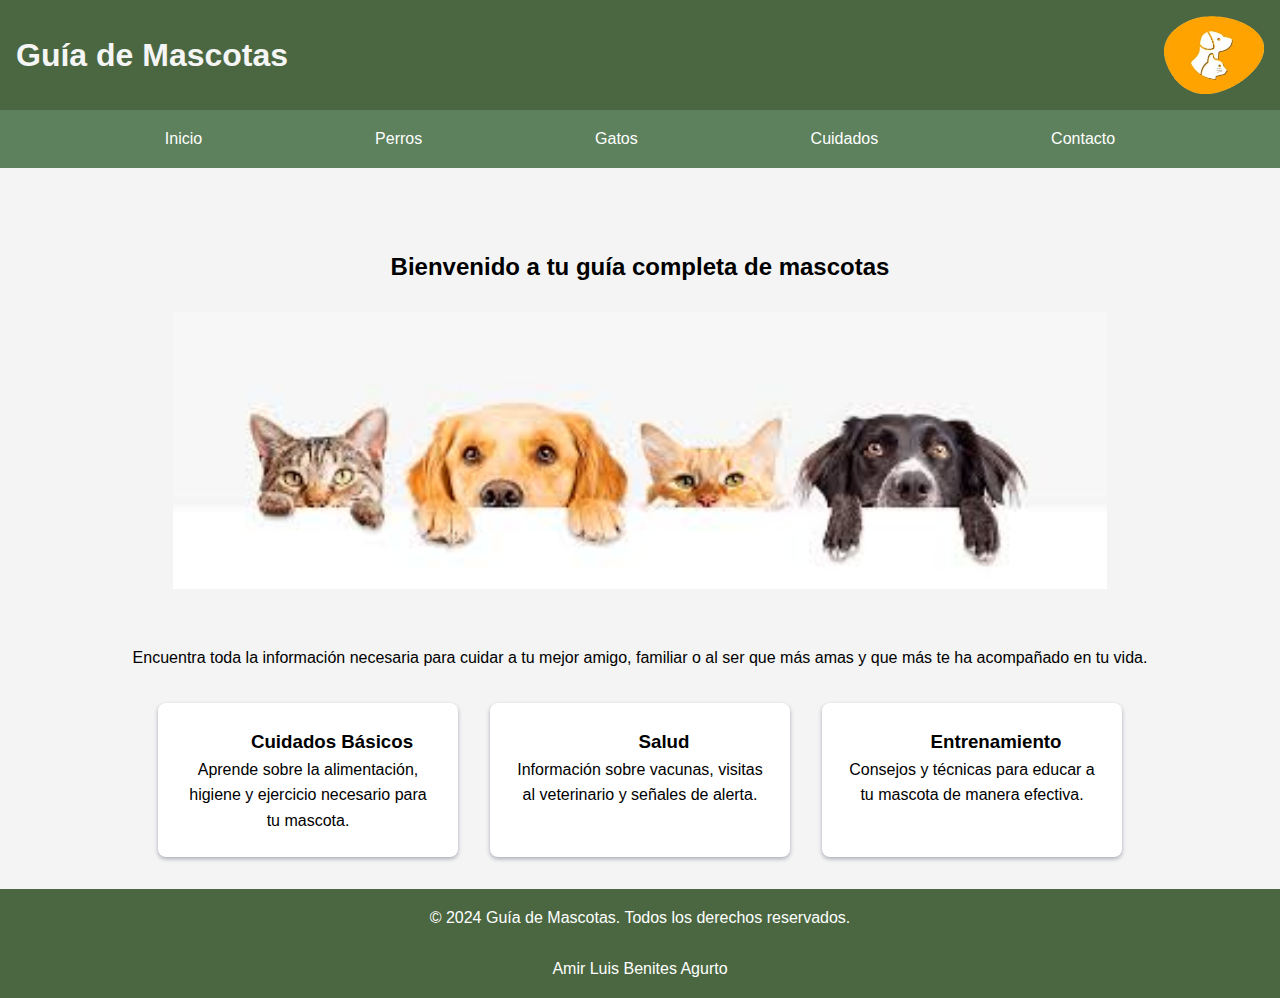
<file: index.html>
<!DOCTYPE html>
<html lang="es">
<head>
    <meta charset="UTF-8">
    <meta name="viewport" content="width=device-width, initial-scale=1.0">
    <title>Guía de Mascotas</title>
    <link rel="shortcut icon" href="./IMG/dog-cat-pet-care-icon-pet-shop-icon-illustration-vector-removebg-preview.png">
    <link rel="stylesheet" href="./CSS/Mascotas.css">
</head>
<body class="body">
    <!--Inicio de pagina--> 
        <div class="contenedor">
            <h1 class="title">Guía de Mascotas</h1>
            <img src="./IMG/images-removebg-preview.png" class="logo" alt="logo">
        </div>

        <!-- Menu -->
        <nav class="nav"> 
            <ul class="nav-list">
                <li><a href="index.html" class="nav-link">Inicio</a></li>
                <li><a href="Perros.html" class="nav-link">Perros</a></li>
                <li><a href="Gatos.html" class="nav-link">Gatos</a></li>
                <li><a href="Cuidados.html" class="nav-link">Cuidados</a></li>
                <li><a href="Contacto.html" class="nav-link">Contacto</a></li>
            </ul>
        </nav>

    <!--Cuerpo de pagina-->
    <div class="contenedor2">
        <section class="hero">
            <h2>Bienvenido a tu guía completa de mascotas</h2><br>
            <img src="./IMG/descarga.jfif" class="hero-image" alt="mascota">
        </section>
        
        <section class="info-section">
            <p>Encuentra toda la información necesaria para cuidar a tu mejor amigo, familiar o al ser que más amas y que más te ha acompañado en tu vida.</p>
            <article class="card-container">
                <div class="card">
                    <h3 class="card-title">Cuidados Básicos</h3>
                    <p>Aprende sobre la alimentación, higiene y ejercicio necesario para tu mascota.</p>
                </div>
                <div class="card">
                    <h3 class="card-title">Salud</h3>
                    <p>Información sobre vacunas, visitas al veterinario y señales de alerta.</p>
                </div>
                <div class="card">
                    <h3 class="card-title">Entrenamiento</h3>
                    <p>Consejos y técnicas para educar a tu mascota de manera efectiva.</p>
                </div>
            </article>
        </section>
    </div>

    <!--Pie de pagina-->
    <footer class="footer">
        <p>&copy; 2024 Guía de Mascotas. Todos los derechos reservados.</p><br>
        <p>Amir Luis Benites Agurto</p>
    </footer>
</body>
</html>
</file>
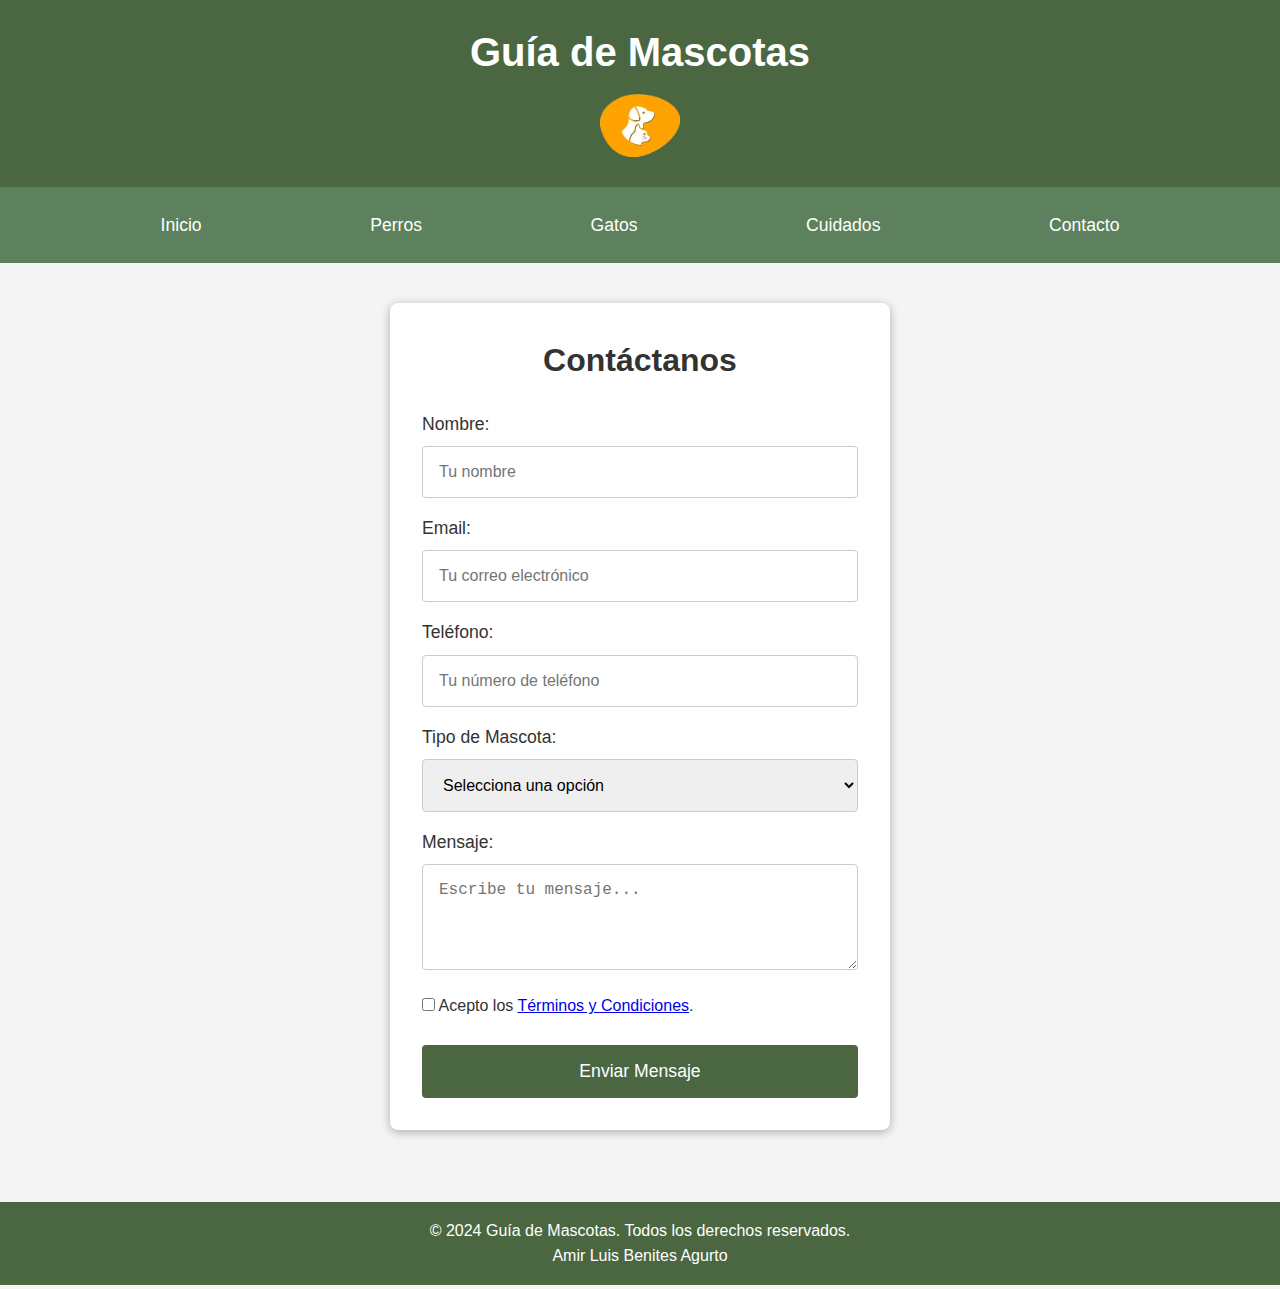
<file: Contacto.html>
<!DOCTYPE html>
<html lang="es">
<head>
    <meta charset="UTF-8">
    <meta name="viewport" content="width=device-width, initial-scale=1.0">
    <title>Contacto - Guía de Mascotas</title>
    <link rel="shortcut icon" href="./IMG/dog-cat-pet-care-icon-pet-shop-icon-illustration-vector-removebg-preview.png">
    <link rel="stylesheet" href="./CSS/Contacto.css">
</head>
<body>
    <!-- Encabezado -->
    <header class="header">
        <div class="container">
            <h1>Guía de Mascotas</h1>
            <img src="./IMG/images-removebg-preview.png" alt="Logo" class="logo">
        </div>
    </header>

    <!-- Menú de navegación -->
    <nav class="navbar">
        <ul>
            <li><a href="index.html" class="nav-link">Inicio</a></li>
            <li><a href="Perros.html" class="nav-link">Perros</a></li>
            <li><a href="Gatos.html" class="nav-link">Gatos</a></li>
            <li><a href="Cuidados.html" class="nav-link">Cuidados</a></li>
            <li><a href="Contacto.html" class="nav-link">Contacto</a></li>
        </ul>
    </nav>

    <!-- Formulario de contacto -->
    <main class="contact-main">
        <section class="contact-section">
            <h2>Contáctanos</h2>
            <form action="#" method="POST">
                <div class="input-group">
                    <label for="nombre">Nombre:</label>
                    <input type="text" id="nombre" name="nombre" required placeholder="Tu nombre">
                </div>

                <div class="input-group">
                    <label for="email">Email:</label>
                    <input type="email" id="email" name="email" required placeholder="Tu correo electrónico">
                </div>

                <div class="input-group">
                    <label for="telefono">Teléfono:</label>
                    <input type="tel" id="telefono" name="telefono" required placeholder="Tu número de teléfono">
                </div>

                <div class="input-group">
                    <label for="mascota">Tipo de Mascota:</label>
                    <select id="mascota" name="mascota" required>
                        <option value="">Selecciona una opción</option>
                        <option value="perro">Perro</option>
                        <option value="gato">Gato</option>
                        <option value="otro">Otro</option>
                    </select>
                </div>

                <div class="input-group">
                    <label for="mensaje">Mensaje:</label>
                    <textarea id="mensaje" name="mensaje" rows="4" required placeholder="Escribe tu mensaje..."></textarea>
                </div>

                <div class="checkbox-group">
                    <label>
                        <input type="checkbox" name="terms" required>
                        Acepto los <a href="#">Términos y Condiciones</a>.
                    </label>
                </div><br>

                <button type="submit" class="submit-btn">Enviar Mensaje</button>
            </form>
        </section>
    </main>

    <!-- Pie de página -->
    <footer class="footer">
        <p>&copy; 2024 Guía de Mascotas. Todos los derechos reservados.</p>
        <p>Amir Luis Benites Agurto</p>
    </footer>
</body>
</html>
</file>
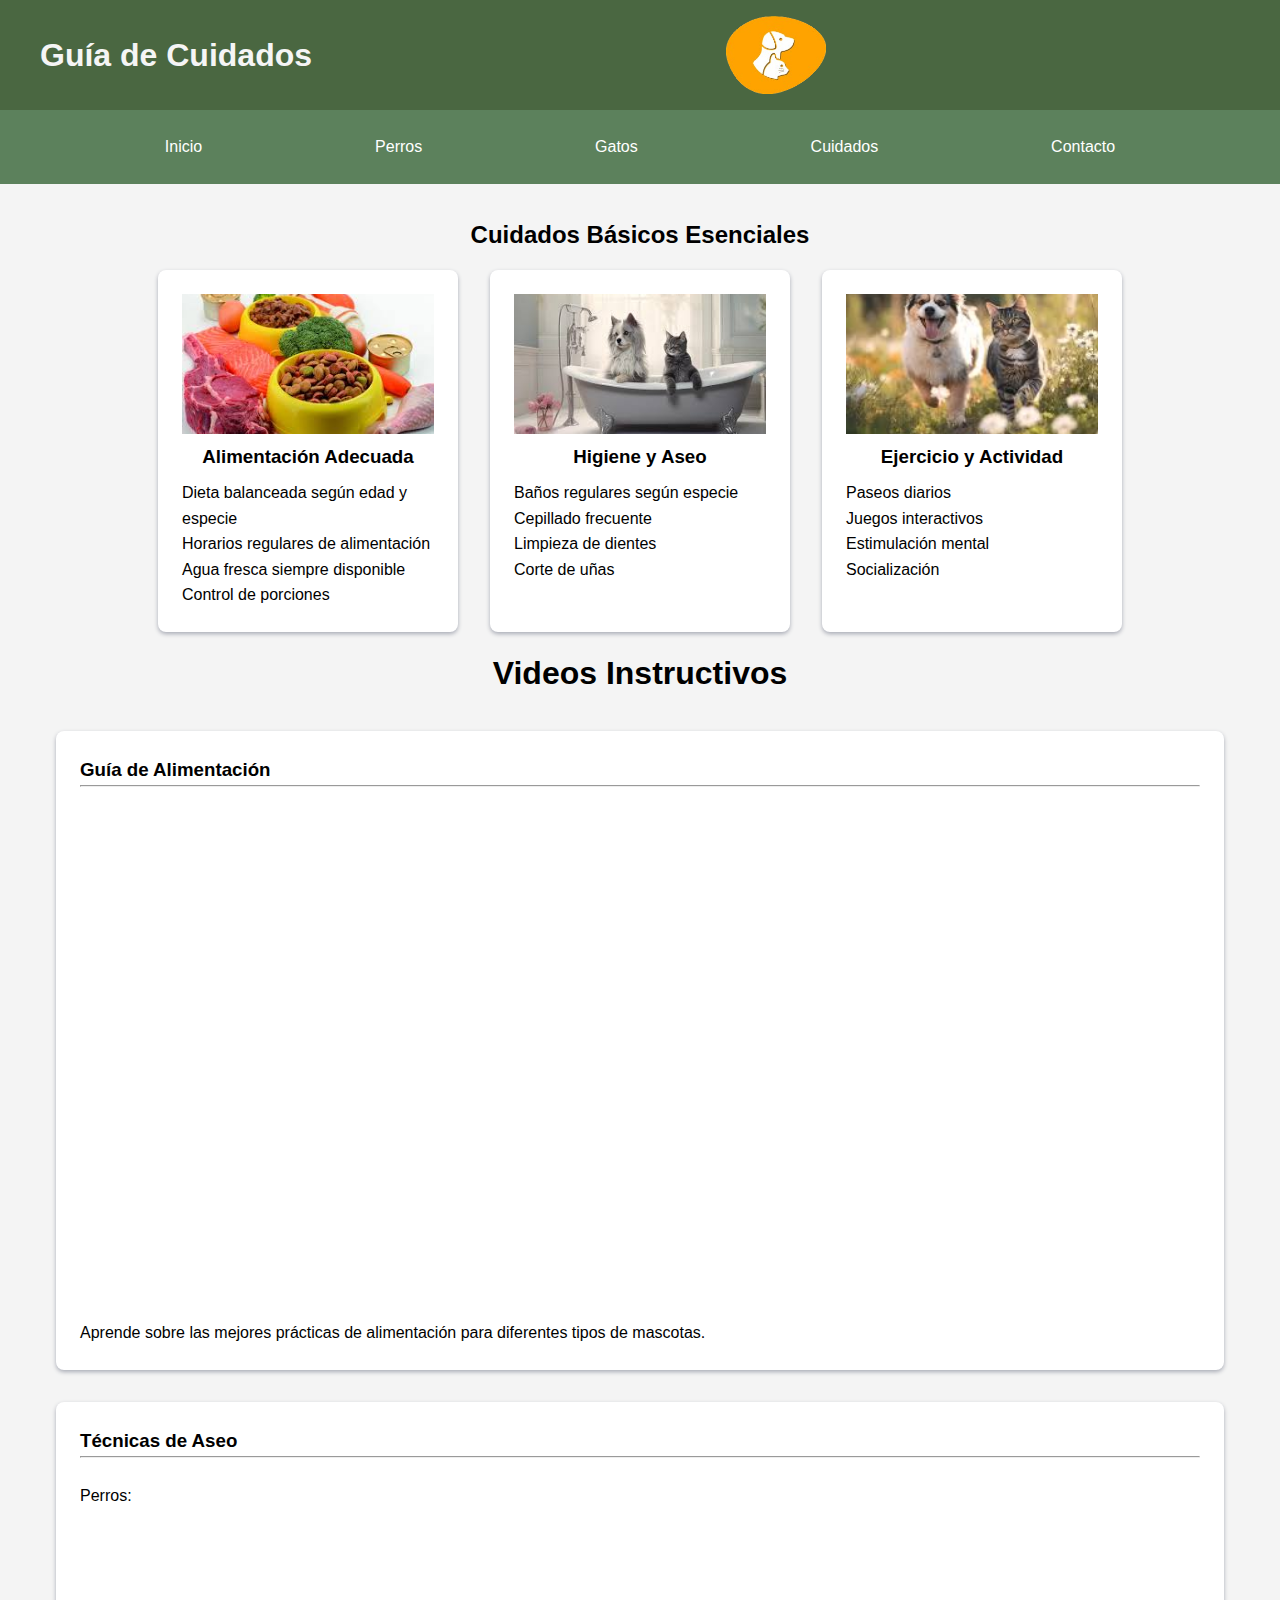
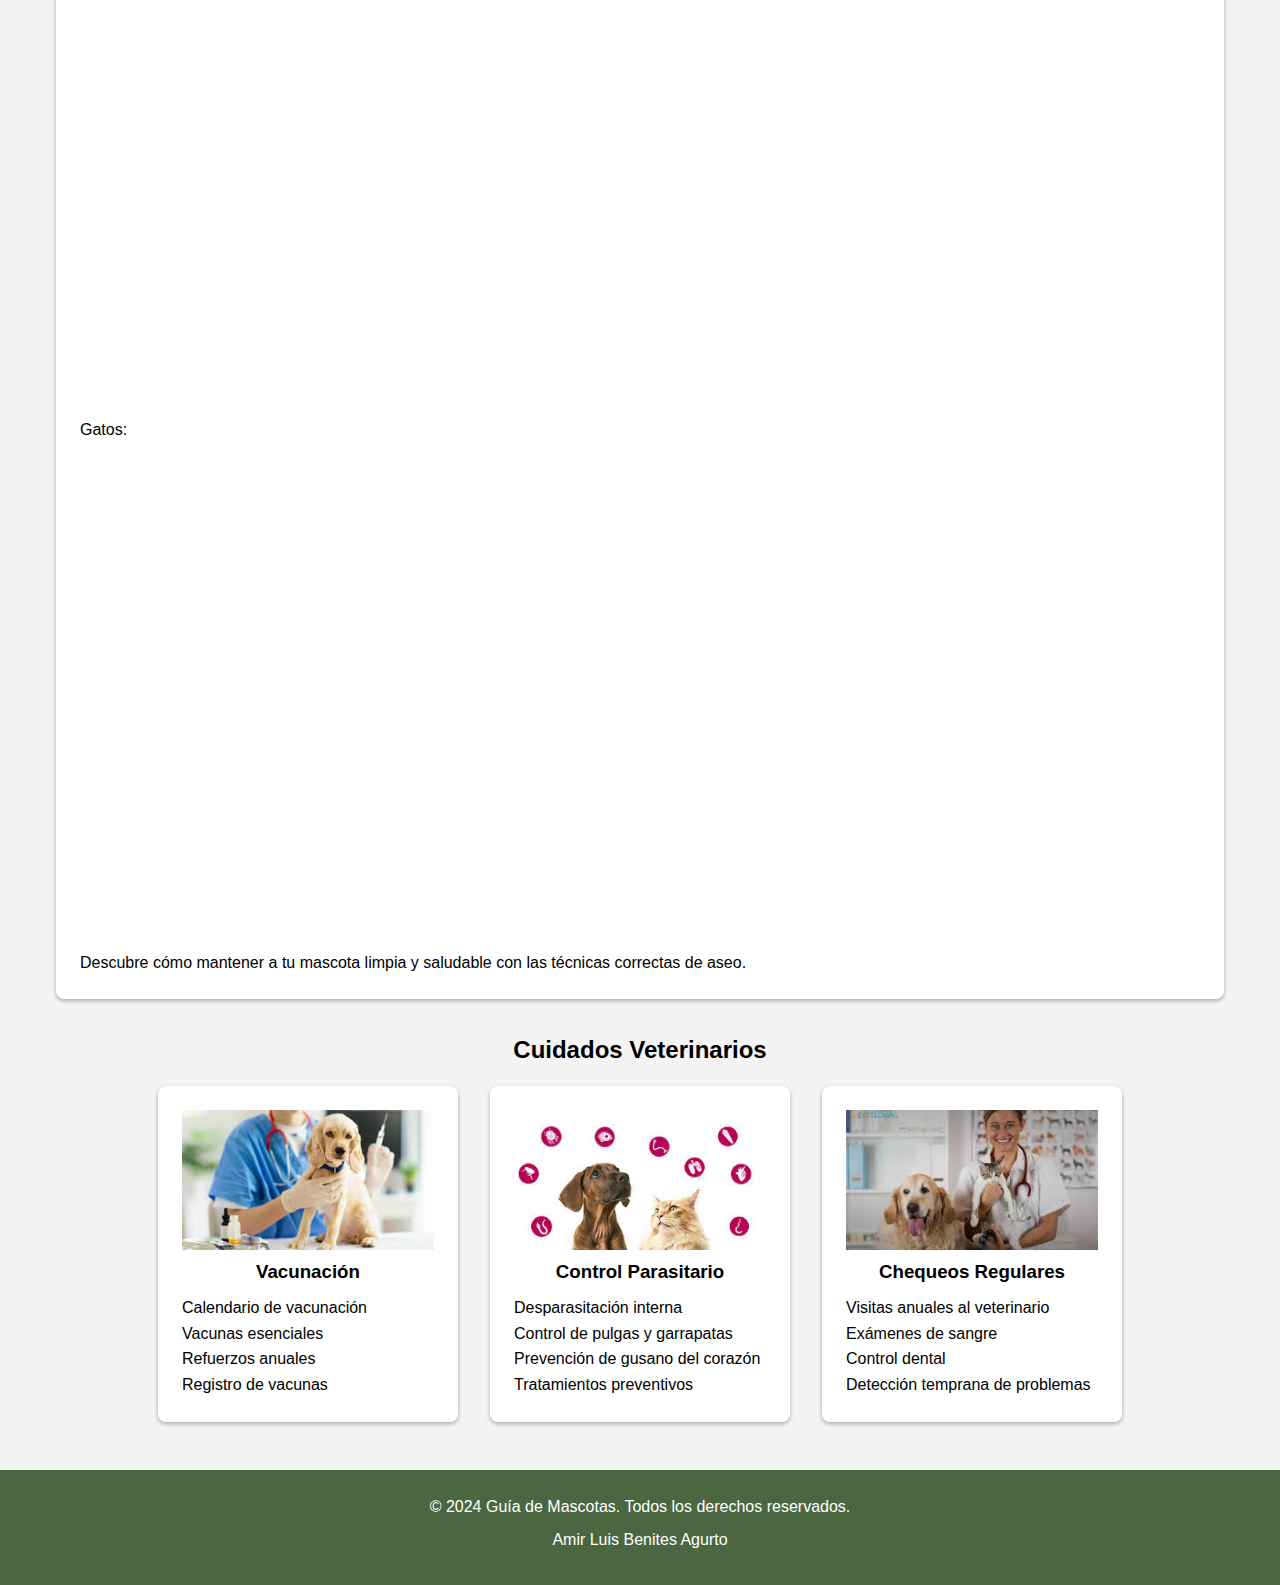
<file: Cuidados.html>
<!DOCTYPE html>
<html lang="es">
<head>
    <meta charset="UTF-8">
    <meta name="viewport" content="width=device-width, initial-scale=1.0">
    <title>Cuidados - Guía de Mascotas</title>
    <link rel="shortcut icon" href="./IMG/dog-cat-pet-care-icon-pet-shop-icon-illustration-vector-removebg-preview.png">
    <link rel="stylesheet" href="./CSS/Cuidados.css">
</head>
<body class="body">
    <!--Inicio de pagina-->
    <header class="header">
        <div class="contenedor">
            <h1 class="title">Guía de Cuidados</h1>
            <img src="./IMG/images-removebg-preview.png" class="logo" alt="logo">
        </div>
    </header>

    <!-- Menu -->
    <nav class="nav">
        <ul class="nav-list">
            <li><a href="index.html" class="nav-link">Inicio</a></li>
            <li><a href="Perros.html" class="nav-link">Perros</a></li>
            <li><a href="Gatos.html" class="nav-link">Gatos</a></li>
            <li><a href="Cuidados.html" class="nav-link">Cuidados</a></li>
            <li><a href="Contacto.html" class="nav-link">Contacto</a></li>
        </ul>
    </nav>

    <!-- Cuerpo de página -->
    <div class="contenedor2">
        <section class="care-section">
            <h2 class="section-title">Cuidados Básicos Esenciales</h2>
            <div class="care-cards">
                <div class="care-card">
                    <img src="./IMG/Alimentos.jfif" class="care-image" alt="Alimentación de mascotas">
                    <h3 class="care-title">Alimentación Adecuada</h3>
                    <ul class="care-list">
                        <li>Dieta balanceada según edad y especie</li>
                        <li>Horarios regulares de alimentación</li>
                        <li>Agua fresca siempre disponible</li>
                        <li>Control de porciones</li>
                    </ul>
                </div>
                <div class="care-card">
                    <img src="./IMG/Aseo.jfif" class="care-image" alt="Higiene de mascotas">
                    <h3 class="care-title">Higiene y Aseo</h3>
                    <ul class="care-list">
                        <li>Baños regulares según especie</li>
                        <li>Cepillado frecuente</li>
                        <li>Limpieza de dientes</li>
                        <li>Corte de uñas</li>
                    </ul>
                </div>
                <div class="care-card">
                    <img src="./IMG/Ejecicio.jfif" class="care-image" alt="Ejercicio de mascotas">
                    <h3 class="care-title">Ejercicio y Actividad</h3>
                    <ul class="care-list">
                        <li>Paseos diarios</li>
                        <li>Juegos interactivos</li>
                        <li>Estimulación mental</li>
                        <li>Socialización</li>
                    </ul>
                </div>
            </div>
        </section>

        <section class="video-section">
            <h1 class="section-title">Videos Instructivos</h1>
            <div class="video-container">
                <h3>Guía de Alimentación</h3><hr><br>
                <iframe width="900" height="500" src="https://www.youtube.com/embed/kh7j8TtTTt0?si=Hhm93QBezH8ZIxNf" title="YouTube video player" frameborder="0" allow="accelerometer; autoplay; clipboard-write; encrypted-media; gyroscope; picture-in-picture; web-share" referrerpolicy="strict-origin-when-cross-origin" allowfullscreen></iframe><br>
                <p>Aprende sobre las mejores prácticas de alimentación para diferentes tipos de mascotas.</p>
            </div>
            <div class="video-container">
                <h3>Técnicas de Aseo</h3><hr><br>
                <p>Perros:</p>
                <iframe width="900" height="500" src="https://www.youtube.com/embed/H7kvKqe3834?si=VzKFe04OZELsZSMQ" title="YouTube video player" frameborder="0" allow="accelerometer; autoplay; clipboard-write; encrypted-media; gyroscope; picture-in-picture; web-share" referrerpolicy="strict-origin-when-cross-origin" allowfullscreen></iframe><br>
                <p>Gatos:</p>
                <iframe width="900" height="500" src="https://www.youtube.com/embed/vXe7MEqQpdY?si=w8T1pQtREfwnylvK" title="YouTube video player" frameborder="0" allow="accelerometer; autoplay; clipboard-write; encrypted-media; gyroscope; picture-in-picture; web-share" referrerpolicy="strict-origin-when-cross-origin" allowfullscreen></iframe><br>
                <p>Descubre cómo mantener a tu mascota limpia y saludable con las técnicas correctas de aseo.</p>
            </div>
        </section>
        <section class="care-section">
            <h2 class="section-title">Cuidados Veterinarios</h2>
            <div class="care-cards">
                <div class="care-card">
                    <img src="./IMG/Vacunacion.jfif" class="care-image" alt="Vacunación">
                    <h3 class="care-title">Vacunación</h3>
                    <ul class="care-list">
                        <li>Calendario de vacunación</li>
                        <li>Vacunas esenciales</li>
                        <li>Refuerzos anuales</li>
                        <li>Registro de vacunas</li>
                    </ul>
                </div>
                <div class="care-card">
                    <img src="./IMG/Cont_Parasitos.jfif" class="care-image" alt="Control parasitario">
                    <h3 class="care-title">Control Parasitario</h3>
                    <ul class="care-list">
                        <li>Desparasitación interna</li>
                        <li>Control de pulgas y garrapatas</li>
                        <li>Prevención de gusano del corazón</li>
                        <li>Tratamientos preventivos</li>
                    </ul>
                </div>
                <div class="care-card">
                    <img src="./IMG/Chequeo.jfif" class="care-image" alt="Chequeos regulares">
                    <h3 class="care-title">Chequeos Regulares</h3>
                    <ul class="care-list">
                        <li>Visitas anuales al veterinario</li>
                        <li>Exámenes de sangre</li>
                        <li>Control dental</li>
                        <li>Detección temprana de problemas</li>
                    </ul>
                </div>
            </div>
        </section>
    </div>

    <!-- Pie de página -->
    <footer class="footer">
        <p>&copy; 2024 Guía de Mascotas. Todos los derechos reservados.</p>
        <p>Amir Luis Benites Agurto</p>
    </footer>
</body>
</html>
</file>
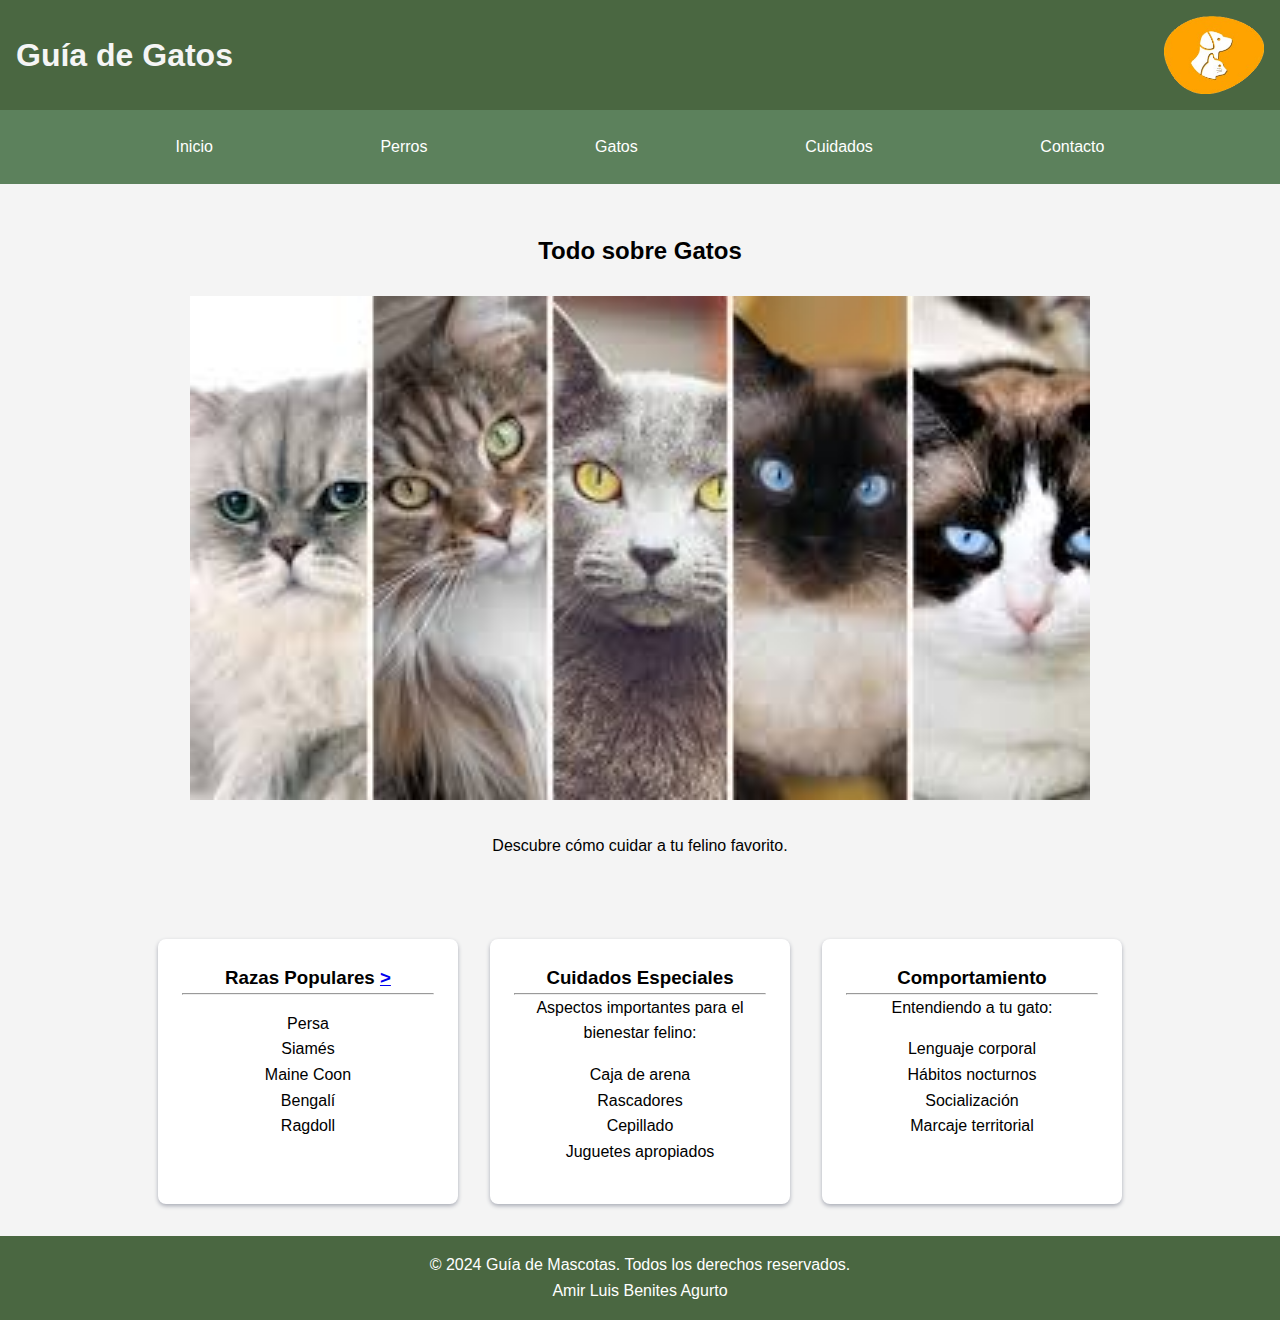
<file: Gatos.html>
<!DOCTYPE html>
<html lang="es">
<head>
    <meta charset="UTF-8">
    <meta name="viewport" content="width=device-width, initial-scale=1.0">
    <title>Guía de Gatos</title>
    <link rel="shortcut icon" href="./IMG/dog-cat-pet-care-icon-pet-shop-icon-illustration-vector-removebg-preview.png">
    <link rel="stylesheet" href="./CSS/Gatos.css">
</head>
<body>
    <!--Inicio de pagina-->
    <header>
        <div class="contenedor">
            <h1 class="title">Guía de Gatos</h1>
            <img src="./IMG/images-removebg-preview.png" class="logo" alt="logo">
        </div>
    </header>

    <!-- Menu -->
    <nav class="nav">
        <ul class="nav-list">
            <li><a href="index.html" class="nav-link">Inicio</a></li>
            <li><a href="Perros.html" class="nav-link">Perros</a></li>
            <li><a href="Gatos.html" class="nav-link">Gatos</a></li>
            <li><a href="Cuidados.html" class="nav-link">Cuidados</a></li>
            <li><a href="Contacto.html" class="nav-link">Contacto</a></li>
        </ul>
    </nav>

    <!--Cuerpo de pagina-->
    <main class="main-content">
        <section class="hero">
            <h2>Todo sobre Gatos</h2><br>
            <div class="image-container">
                <img src="./IMG/Gatos.jfif" class="hero-image" alt="Gatos">
            </div><br>
            <p>Descubre cómo cuidar a tu felino favorito.</p>
        </section>

        <article>
            <section class="card-container">
                <div class="card">
                    <h3>Razas Populares <a href="RazasPopulares_Gatos.html">></a></h3><hr>
                    <ul class="list">
                        <li>Persa</li>
                        <li>Siamés</li>
                        <li>Maine Coon</li>
                        <li>Bengalí</li>
                        <li>Ragdoll</li>
                    </ul>
                </div>
                <div class="card">
                    <h3>Cuidados Especiales</h3><hr>
                    <p>Aspectos importantes para el bienestar felino:</p>
                    <ul class="list">
                        <li>Caja de arena</li>
                        <li>Rascadores</li>
                        <li>Cepillado</li>
                        <li>Juguetes apropiados</li>
                    </ul>
                </div>
                <div class="card">
                    <h3>Comportamiento</h3><hr>
                    <p>Entendiendo a tu gato:</p>
                    <ul class="list">
                        <li>Lenguaje corporal</li>
                        <li>Hábitos nocturnos</li>
                        <li>Socialización</li>
                        <li>Marcaje territorial</li>
                    </ul>
                </div>
            </section>
        </article>
    </main>

    <!--Pie de pagina-->
    <footer class="footer">
        <p>&copy; 2024 Guía de Mascotas. Todos los derechos reservados.</p>
        <p>Amir Luis Benites Agurto</p>
    </footer>
</body>
</html>
</file>
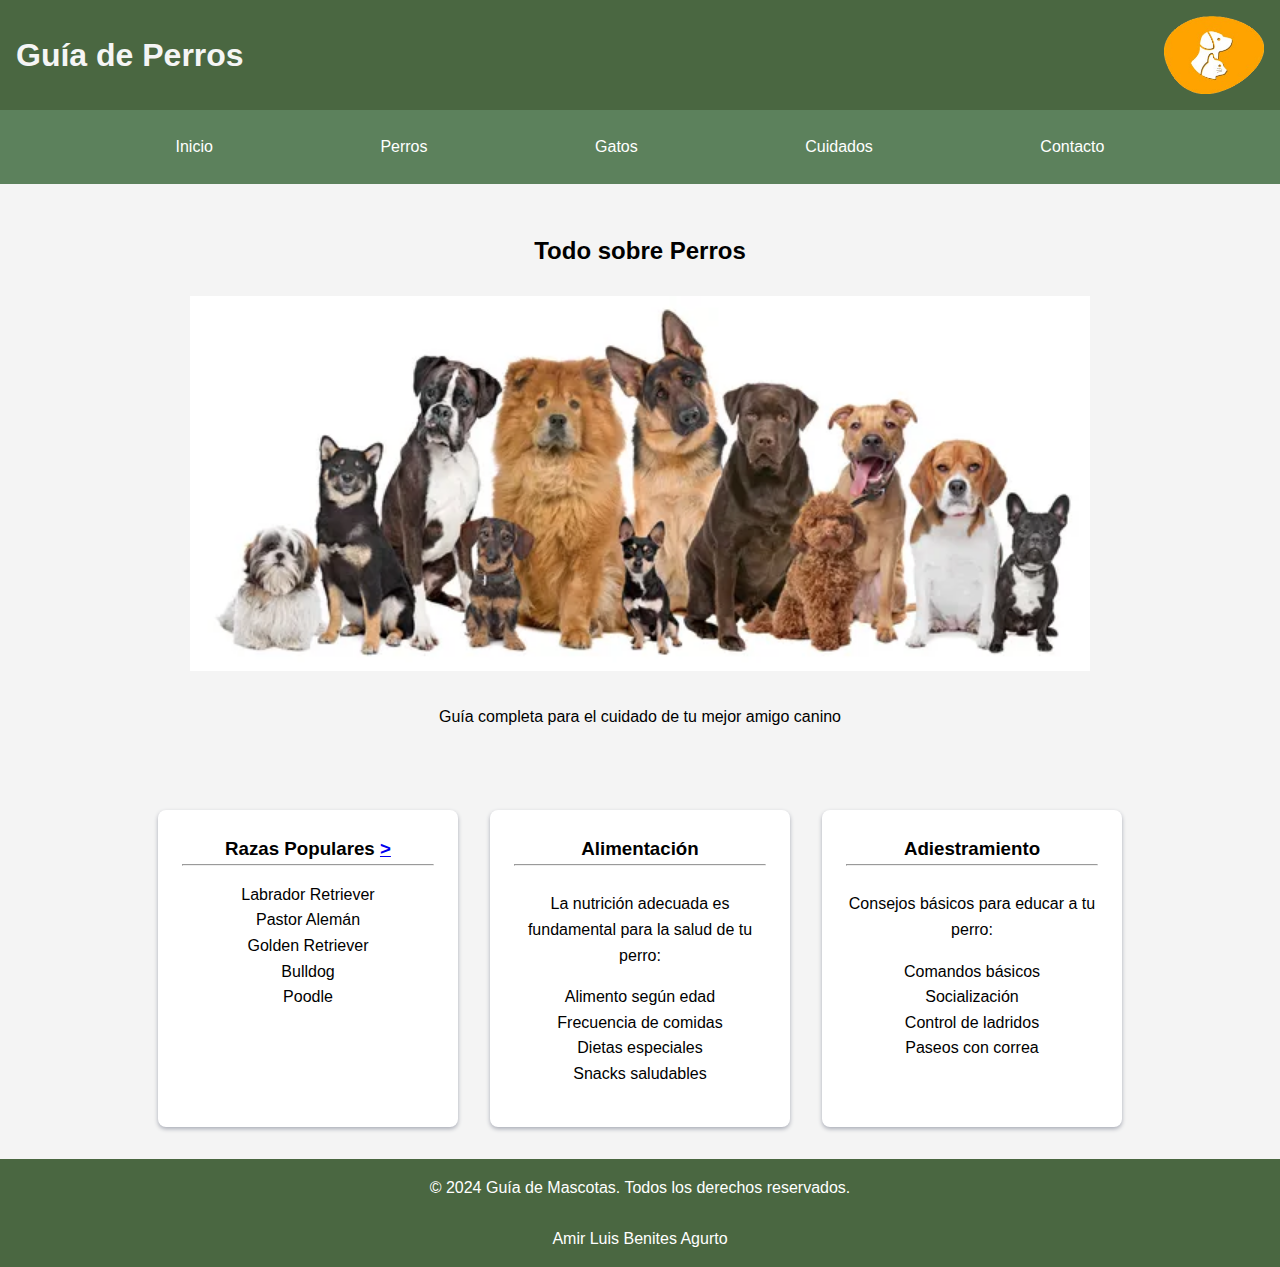
<file: Perros.html>
<!DOCTYPE html>
<html lang="es">
<head>
    <meta charset="UTF-8">
    <meta name="viewport" content="width=device-width, initial-scale=1.0">
    <title>Guía de Perros</title>
    <link rel="shortcut icon" href="./IMG/dog-cat-pet-care-icon-pet-shop-icon-illustration-vector-removebg-preview.png">
    <link rel="stylesheet" href="./CSS/Perros.css">
</head>
<body class="body">
    <!--Inicio de pagina-->
    <header>
        <div class="contenedor">
            <h1 class="title">Guía de Perros</h1>
            <img src="./IMG/images-removebg-preview.png" class="logo" alt="logo">
        </div>
    </header>

    <!-- Menu -->
    <nav class="nav">
        <ul class="nav-list">
            <li><a href="index.html" class="nav-link">Inicio</a></li>
            <li><a href="Perros.html" class="nav-link">Perros</a></li>
            <li><a href="Gatos.html" class="nav-link">Gatos</a></li>
            <li><a href="Cuidados.html" class="nav-link">Cuidados</a></li>
            <li><a href="Contacto.html" class="nav-link">Contacto</a></li>
        </ul>
    </nav>

    <!--Cuerpo de pagina-->
    <main class="main-content">
        <section class="hero">
            <h2>Todo sobre Perros</h2><br>
            <div class="image-container">
                <img src="./IMG/Perros.jpg" class="hero-image" alt="Perros">
            </div><br>
            <p>Guía completa para el cuidado de tu mejor amigo canino</p>
        </section>

        <article>
            <section class="card-container">
                <div class="card">
                    <h3>Razas Populares <a href="RazasPopulares_Perros.html">></a></h3><hr>
                    <ul class="list">
                        <li>Labrador Retriever</li>
                        <li>Pastor Alemán</li>
                        <li>Golden Retriever</li>
                        <li>Bulldog</li>
                        <li>Poodle</li>
                    </ul>
                </div>
                <div class="card">
                    <h3>Alimentación</h3><hr><br>
                    <p>La nutrición adecuada es fundamental para la salud de tu perro:</p>
                    <ul class="list">
                        <li>Alimento según edad</li>
                        <li>Frecuencia de comidas</li>
                        <li>Dietas especiales</li>
                        <li>Snacks saludables</li>
                    </ul>
                </div>
                <div class="card">
                    <h3>Adiestramiento</h3><hr><br>
                    <p>Consejos básicos para educar a tu perro:</p>
                    <ul class="list">
                        <li>Comandos básicos</li>
                        <li>Socialización</li>
                        <li>Control de ladridos</li>
                        <li>Paseos con correa</li>
                    </ul>
                </div>
            </section>
        </article>
    </main>

    <!--Pie de pagina-->
    <footer class="footer">
        <p>&copy; 2024 Guía de Mascotas. Todos los derechos reservados.</p><br> 
        <p>Amir Luis Benites Agurto</p>
    </footer>
</body>
</html>
</file>
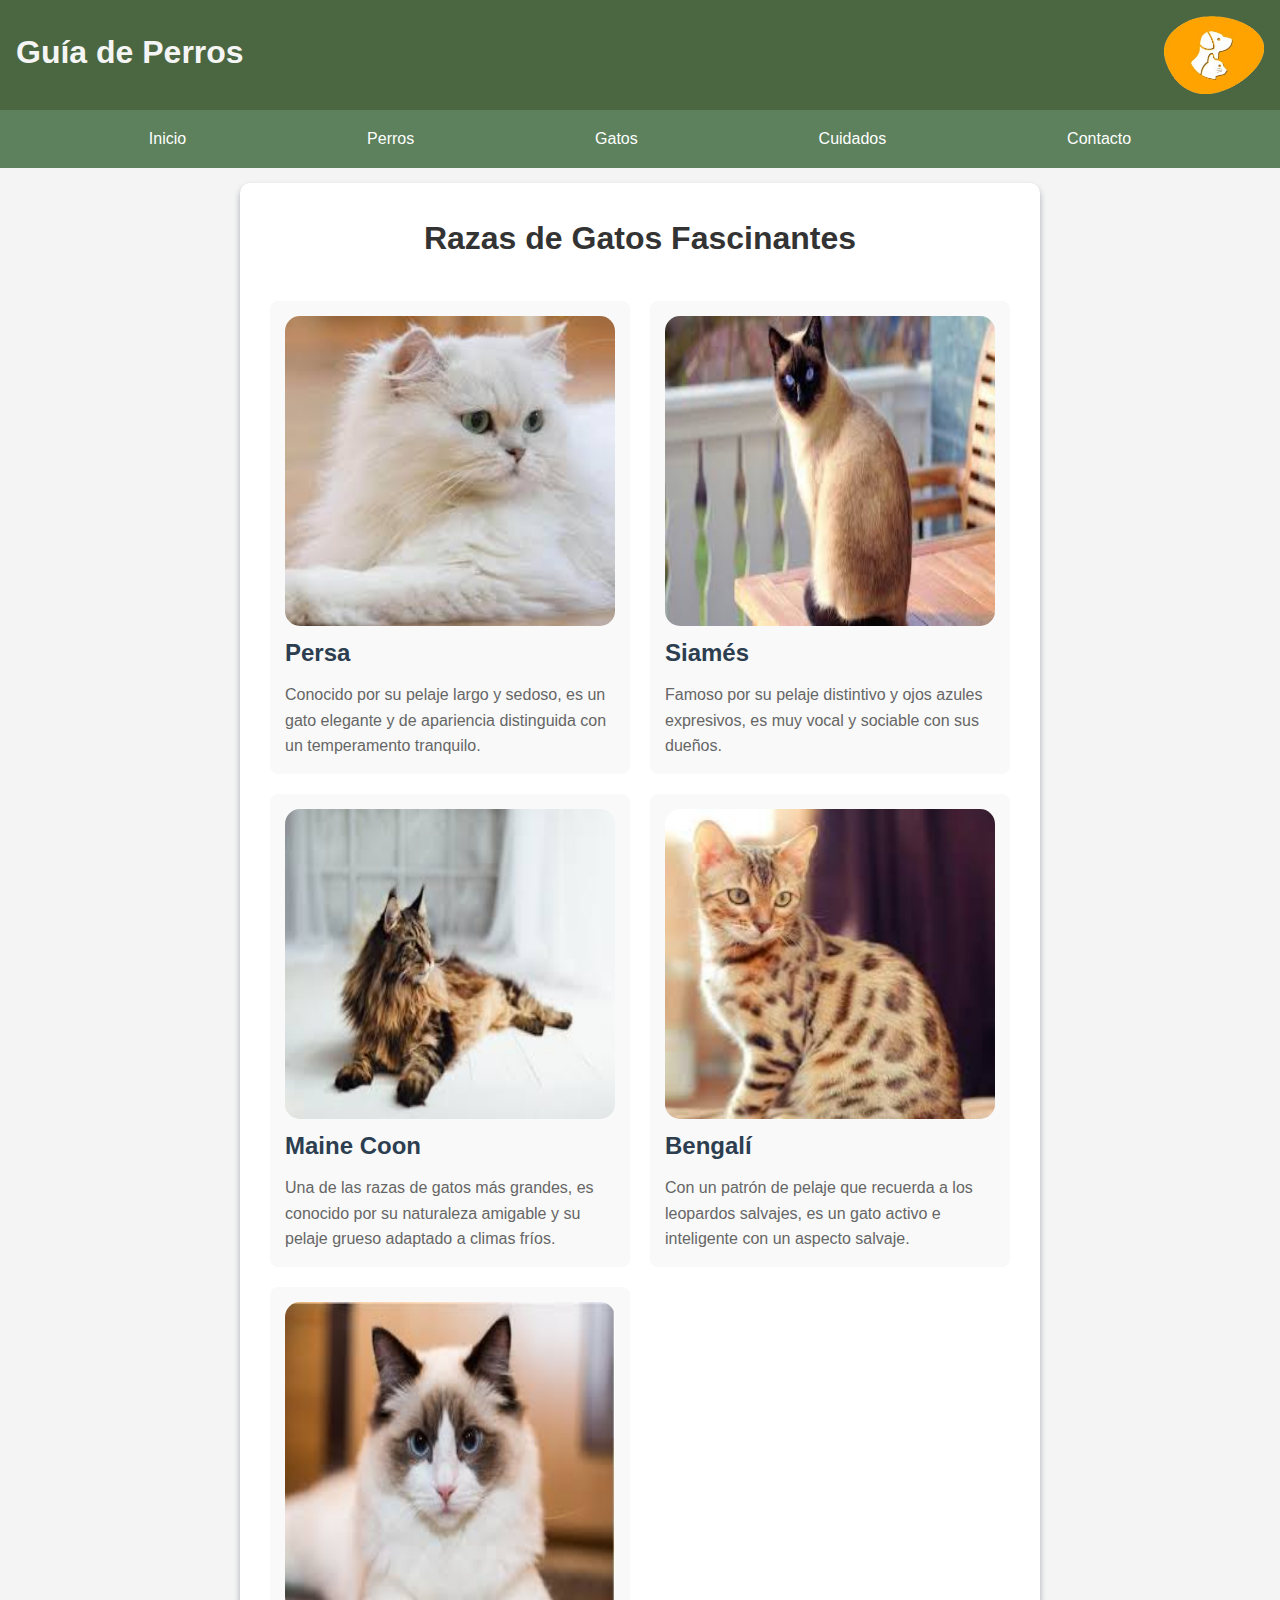
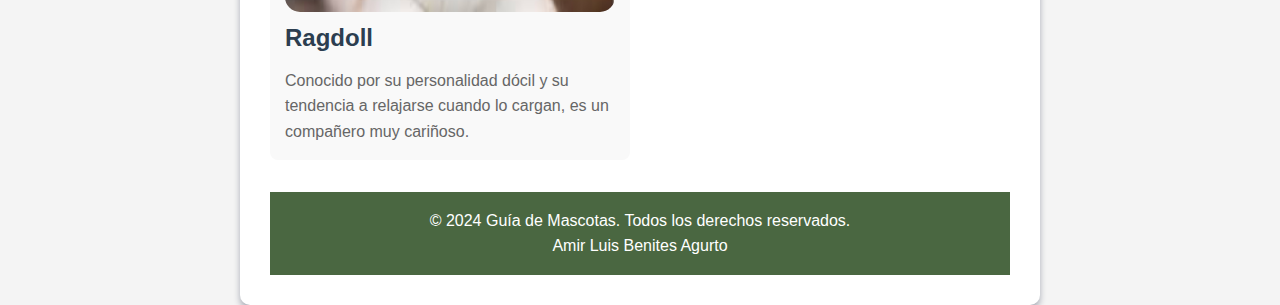
<file: RazasPopulares_Gatos.html>
<!DOCTYPE html>
<html>
<html lang="es">
<head>
    <meta charset="UTF-8">
    <meta name="viewport" content="width=device-width, initial-scale=1.0">
    <title>Guía de Gatos</title>
    <link rel="shortcut icon" href="./IMG/dog-cat-pet-care-icon-pet-shop-icon-illustration-vector-removebg-preview.png">
    <link rel="stylesheet" href="./CSS/RazasPopulares_Gatos.css">
</head>
<body>
	<header>
        <div class="header-container">
            <h1 class="title">Guía de Perros</h1>
            <img src="./IMG/images-removebg-preview.png" class="logo" alt="logo">
        </div>
    </header>

    <nav class="navbar">
        <ul class="nav-list">
            <li><a href="index.html" class="nav-link">Inicio</a></li>
            <li><a href="Perros.html" class="nav-link">Perros</a></li>
            <li><a href="Gatos.html" class="nav-link">Gatos</a></li>
            <li><a href="Cuidados.html" class="nav-link">Cuidados</a></li>
            <li><a href="Contacto.html" class="nav-link">Contacto</a></li>
        </ul>
    </nav>
	<div class="contenedor">
		 <h1>Razas de Gatos Fascinantes</h1>
        <div class="Populares">
            <div class="Razas">
            	<img src="./IMG/Persa.jfif" alt="">
                <h2>Persa</h2>
                <p>Conocido por su pelaje largo y sedoso, es un gato elegante y de apariencia distinguida con un temperamento tranquilo.</p>
            </div>
            <div class="Razas">
            	<img src="./IMG/Siames.jfif" alt="">
                <h2>Siamés</h2>
                <p>Famoso por su pelaje distintivo y ojos azules expresivos, es muy vocal y sociable con sus dueños.</p>
            </div>
            <div class="Razas">
            	<img src="./IMG/Maine coon.jfif" alt="">
                <h2>Maine Coon</h2>
                <p>Una de las razas de gatos más grandes, es conocido por su naturaleza amigable y su pelaje grueso adaptado a climas fríos.</p>
            </div>
            <div class="Razas">
            	<img src="./IMG/Bengali.jfif" alt="">
                <h2>Bengalí</h2>
                <p>Con un patrón de pelaje que recuerda a los leopardos salvajes, es un gato activo e inteligente con un aspecto salvaje.</p>
            </div>
            <div class="Razas">
            	<img src="./IMG/Ragdoll.jfif" alt="">
                <h2>Ragdoll</h2>
                <p>Conocido por su personalidad dócil y su tendencia a relajarse cuando lo cargan, es un compañero muy cariñoso.</p>
            </div>
	</div>
<footer class="footer">
    <p>&copy; 2024 Guía de Mascotas. Todos los derechos reservados.</p>
    <p>Amir Luis Benites Agurto</p>
</footer>
</body>
</html>
</file>
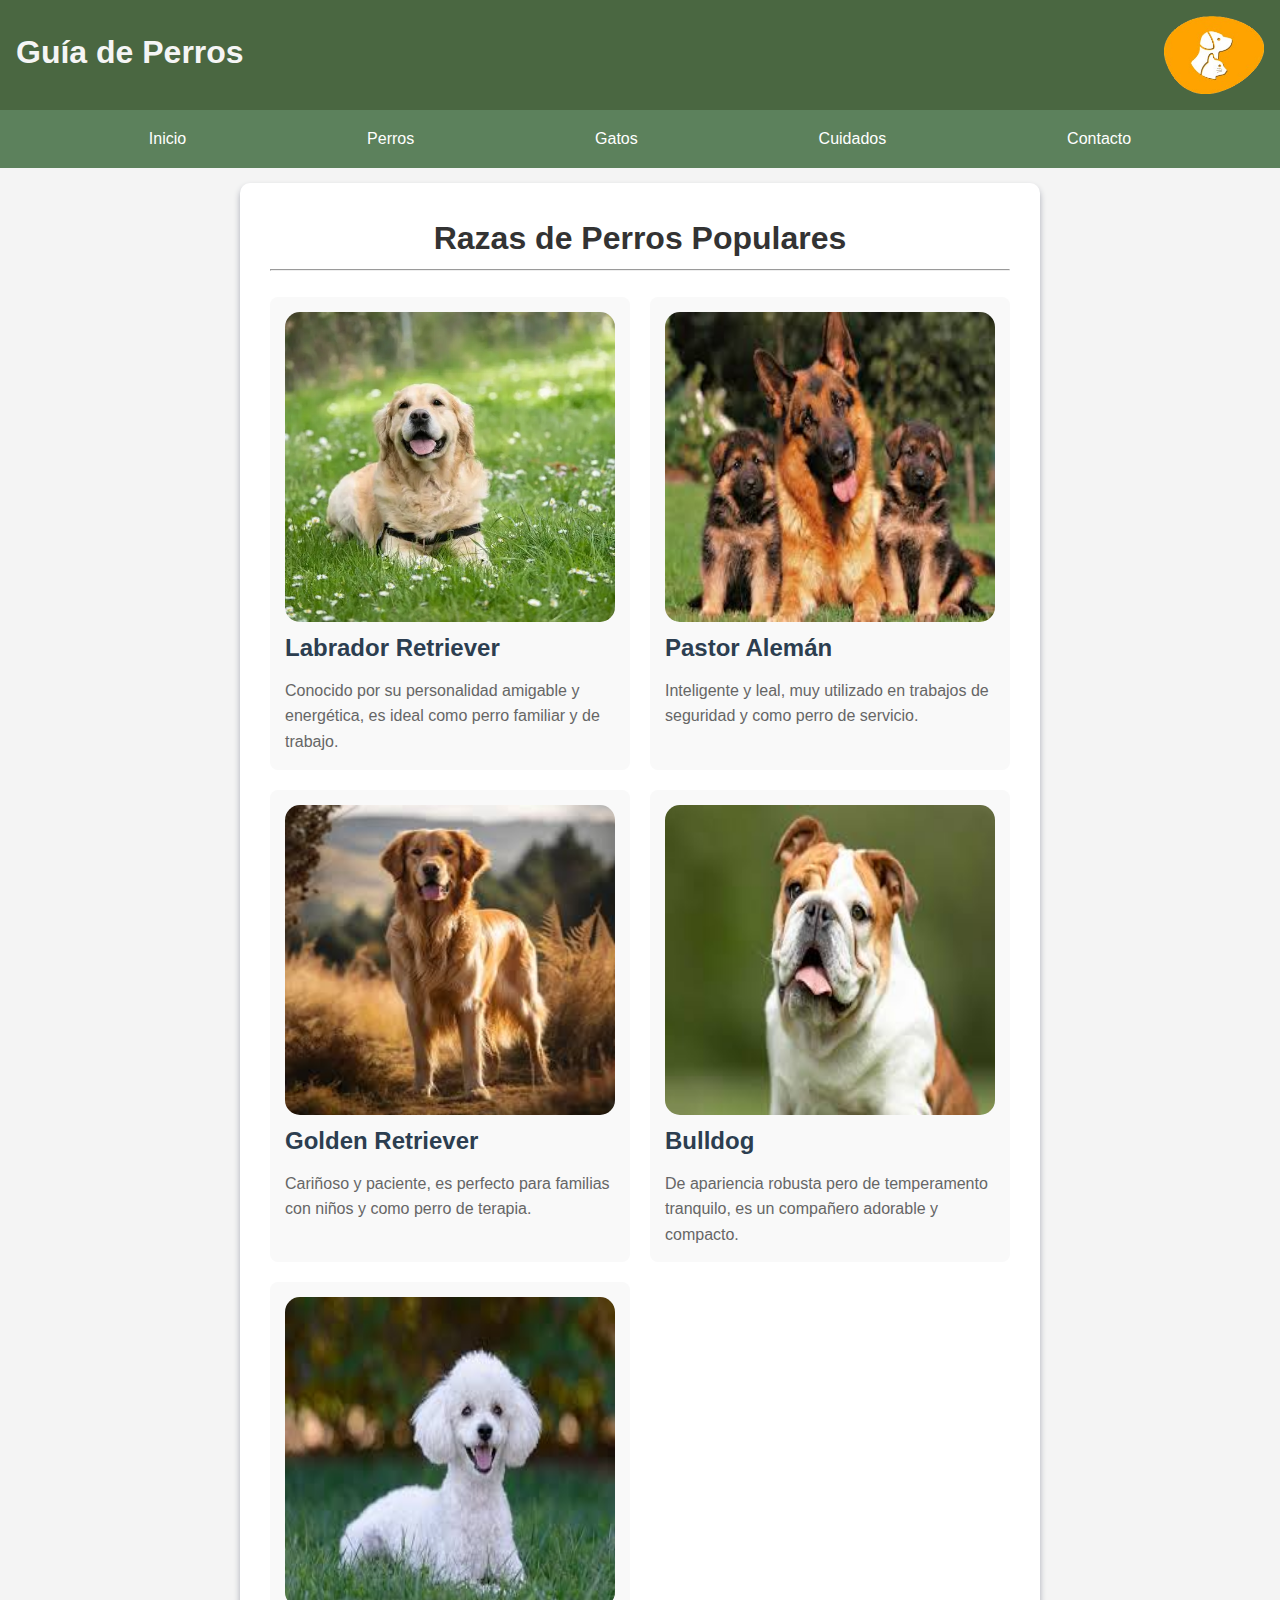
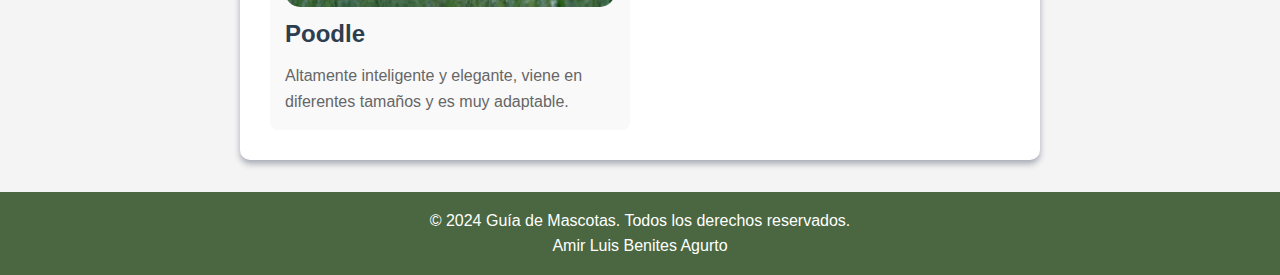
<file: RazasPopulares_Perros.html>
<!DOCTYPE html>
<html>
<head>
	<meta charset="utf-8">
	<meta name="viewport" content="width=device-width, initial-scale=1">
	<title>Razas_Perros</title>
	<link rel="shortcut icon" href="./IMG/dog-cat-pet-care-icon-pet-shop-icon-illustration-vector-removebg-preview.png">
    <link rel="stylesheet" href="./CSS/RazasPopulares_Perros.css">
</head>
<body>
	<header>
        <div class="header-container">
            <h1 class="title">Guía de Perros</h1>
            <img src="./IMG/images-removebg-preview.png" class="logo" alt="logo">
        </div>
    </header>
 
    <nav class="navbar">
        <ul class="nav-list">
            <li><a href="index.html" class="nav-link">Inicio</a></li>
            <li><a href="Perros.html" class="nav-link">Perros</a></li>
            <li><a href="Gatos.html" class="nav-link">Gatos</a></li>
            <li><a href="Cuidados.html" class="nav-link">Cuidados</a></li>
            <li><a href="Contacto.html" class="nav-link">Contacto</a></li>
        </ul>
    </nav>

    <div class="contenedor">
        <h1>Razas de Perros Populares</h1><hr><br>
        <div class="Populares">
            <div class="Razas">
            	<img src="./IMG/Labrador.webp" alt="">
                <h2>Labrador Retriever</h2>
                <p>Conocido por su personalidad amigable y energética, es ideal como perro familiar y de trabajo.</p>
            </div>
            <div class="Razas">
            	<img src="./IMG/Pastor.jfif" alt="">
                <h2>Pastor Alemán</h2>
                <p>Inteligente y leal, muy utilizado en trabajos de seguridad y como perro de servicio.</p>
            </div>
            <div class="Razas">
            	<img src="./IMG/Golden.jfif" alt="">
                <h2>Golden Retriever</h2>
                <p>Cariñoso y paciente, es perfecto para familias con niños y como perro de terapia.</p>
            </div>
            <div class="Razas">
            	<img src="./IMG/Bulldog.jfif" alt="">
                <h2>Bulldog</h2>
                <p>De apariencia robusta pero de temperamento tranquilo, es un compañero adorable y compacto.</p>
            </div>
            <div class="Razas">
            	<img src="./IMG/Poodle.jfif" alt="">
                <h2>Poodle</h2>
                <p>Altamente inteligente y elegante, viene en diferentes tamaños y es muy adaptable.</p>
            </div>
        </div>
    </div>
    <footer class="footer">
        <p>&copy; 2024 Guía de Mascotas. Todos los derechos reservados.</p>
        <p>Amir Luis Benites Agurto</p>
    </footer>
</body>
</html>
</file>
<file: CSS/Mascotas.css>
* {
    margin: 0; 
    padding: 0;
    box-sizing: border-box;
}

body {
    background-color: #f4f4f4;
    font-family: Arial, sans-serif;
    margin: 0;
    padding: 0;
    line-height: 1.6;
}

h1, h2, h3, p {
    margin: 0;
    padding: 0;
}


.contenedor {
    display: flex;
    justify-content: space-between;
    align-items: center;
    background-color: #4a6741;
    padding: 1rem;
}

.contenedor2 img {
    transition: transform 0.3s ease;
    width: 80%;
}
.contenedor2 img:hover {
    transform: scale(1.05);
}

.title {
    color: #f5f5f5;
}

.logo {
    width: 100px;
}

.nav {
    background-color: #5c815c;
    padding: 1rem;
    position: sticky; 
    top: 0;
    z-index: 100;
    width: 100%; 
}

.nav-list {
    list-style: none;
    display: flex;
    justify-content: center;
    gap: 2rem;
    margin: 0;
    padding: 0;
    max-width: 1200px;
    margin: 0 auto; 
}

.nav-list {
    display: flex;
    flex-direction: column;
    align-items: center;
}

@media(min-width: 768px){
    .nav-list{
        flex-direction: row;
        justify-content: space-evenly;
    }
}

.nav-link {
    color: white;
    text-decoration: none;
    padding: 0.5rem 1rem;
    border-radius: 4px;
    transition: background-color 0.3s ease;
}

.nav-link:hover {
    background-color: #4a6741;
}

.contenedor2 {
    max-width: 1200px;
    margin: 2rem auto;
    padding: 0 1rem;
}

.hero {
    text-align: center;
    padding: 3rem 0;
}

.hero-image {
    width: 900px;
}

.info-section {
    text-align: center;
}

.card-container {
    display: flex;
    gap: 2rem;
    justify-content: center;
    margin-top: 2rem;
    flex-wrap: wrap;
}

.card {
    background: white;
    padding: 1.5rem;
    border-radius: 8px;
    box-shadow: 0 2px 4px #a9acb6;
    width: 300px;
}

.card-title {
    text-align: center;
    min-width: 300px;
}

.footer {
    background-color: #4a6741;
    color: white;
    text-align: center;
    padding: 1rem 0;
    margin-top: 2rem;
}
</file>
<file: CSS/Contacto.css>
* {
    margin: 0;
    padding: 0;
    box-sizing: border-box;
}

body {
    font-family: 'Arial', sans-serif;
    background-color: #f4f4f4;
    color: #333;
    line-height: 1.6;
    margin: 0;
    padding: 0;
}

h1, h2, h3, p {
    margin: 0;
    padding: 0;
}

.header {
    background-color: #4a6741;
    color: white;
    padding: 20px 0;
    text-align: center;
}

.header h1 {
    font-size: 2.5rem;
}

.logo {
    width: 80px;
    display: block;
    margin: 10px auto;
    max-width: 100%;
    height: auto;
}

.navbar {
    background-color: #5c815c;
    text-align: center;
    padding: 1rem 0;
    position: sticky; 
    top: 0;
    z-index: 100;
}

.navbar ul {
    list-style: none;
    display: flex;
    flex-direction: column;
    align-items: center;
    gap: 1rem;
    margin: 0;
    padding: 0;
    max-width: 1200px;
    margin: 0 auto;
}

@media(min-width: 768px) {
    .navbar ul {
        flex-direction: row;
        justify-content: space-evenly;
        gap: 2rem;
    }
}

.navbar a {
    text-decoration: none;
    color: white;
    font-size: 1.1rem;
    padding: 0.5rem 1rem;
    border-radius: 5px;
    display: block;
    text-align: center;
    transition: background-color 0.3s ease;
}

.navbar a:hover {
    background-color: #4a6741;
}

.contact-main {
    display: flex;
    justify-content: center;
    padding: 40px 20px;
}

.contact-section {
    background-color: white;
    padding: 2rem;
    width: 100%;
    max-width: 500px;
    border-radius: 8px;
    box-shadow: 0 2px 10px #a9acb6;
}

.contact-section h2 {
    text-align: center;
    font-size: 2rem;
    margin-bottom: 1.5rem;
}

.input-group {
    margin-bottom: 1rem;
}

.input-group label {
    display: block;
    margin-bottom: 0.5rem;
    font-size: 1.1rem;
}

.input-group input,
.input-group select,
.input-group textarea {
    width: 100%;
    padding: 1rem;
    font-size: 1rem;
    border: 1px solid #ccc;
    border-radius: 4px;
    box-sizing: border-box;
}

textarea {
    resize: vertical;
}

.checkbox-group {
    margin-top: 1rem;
}

.checkbox-group label {
    font-size: 1rem;
}

.submit-btn {
    background-color: #4a6741;
    color: white;
    padding: 1rem 2rem;
    font-size: 1.1rem;
    border: none;
    border-radius: 4px;
    cursor: pointer;
    width: 100%;
    transition: background-color 0.3s ease;
}

.submit-btn:hover {
    background-color: #3a5631;
}

.footer {
    background-color: #4a6741;
    color: white;
    text-align: center;
    padding: 1rem 0;
    margin-top: 2rem;
    width: 100%;
}
</file>
<file: CSS/Cuidados.css>
* {
    margin: 0;
    padding: 0;
    box-sizing: border-box;
}

body {
    background-color: #f4f4f4;
    font-family: Arial, sans-serif;
    line-height: 1.6;
    margin: 0;
    padding: 0;
}

h1, h2, h3, p {
    margin: 0;
    padding: 0;
}

/* Header */
.header {
    background-color: #4a6741;
    padding: 1rem;
}

.contenedor {
    display: flex;
    justify-content: space-between;
    align-items: center;
    flex-wrap: wrap;
    max-width: 1200px;
    margin: 0 auto;
}

.title {
    color: #f5f5f5;
    width: 100%;
    text-align: center;
    margin-bottom: 0.5rem;
}

.logo {
    max-width: 100px;
    height: auto;
    margin: 0 auto;
    display: block;
}

.nav {
    background-color: #5c815c;
    padding: 1rem;
    position: sticky; 
    top: 0;
    z-index: 100;
    width: 100%;
}

.nav-list {
    list-style: none;
    display: flex;
    flex-direction: column;
    align-items: center;
    gap: 1rem;
    margin: 0;
    padding: 0;
    max-width: 1200px;
    margin: 0 auto;
}

@media (min-width: 768px) {
    .contenedor {
        flex-wrap: nowrap;
    }
    
    .title {
        width: auto;
        text-align: left;
        margin-bottom: 0;
    }
    
    .nav-list {
        flex-direction: row;
        justify-content: space-evenly;
        gap: 2rem;
    }
}

.nav-link {
    color: white;
    text-decoration: none;
    padding: 0.5rem 1rem;
    border-radius: 4px;
    display: block;
    text-align: center;
    width: 100%;
    transition: background-color 0.3s ease;
}

.nav a:hover {
    background-color: #4a6741;
}

/* Main Content */
.contenedor2 {
    max-width: 1200px;
    margin: 2rem auto;
    padding: 0 1rem;
}

.care-section {
    margin-top: 2rem;
}

.section-title {
    text-align: center;
    margin-bottom: 1rem;
}

.care-cards {
    display: flex;
    flex-wrap: wrap;
    gap: 2rem;
    justify-content: center;
}

.care-card {
    background: white;
    padding: 1.5rem;
    border-radius: 8px;
    box-shadow: 0 2px 4px #a9acb6;
    width: 100%;
    max-width: 300px;
    margin-bottom: 1rem;
}

.care-cards img {
    width: 100%;
    height: 140px;
    object-fit: cover;
    transition: transform 0.3s ease;
}

.care-cards img:hover {
    transform: scale(1.1);
}

.care-title {
    text-align: center;
    margin-bottom: 0.5rem;
}

.care-image {
    width: 100%;
    height: auto;
}

.care-list {
    list-style: none;
    padding: 0;
    text-align: left;
}

.video-container {
    background-color: white;
    padding: 1.5rem;
    border-radius: 8px;
    margin-top: 2rem;
    box-shadow: 0 2px 4px #a9acb6;
}

iframe {
    width: 100%;
    height: 280px;
    border: none;
}

@media (min-width: 768px) {
    iframe {
        height: 500px;
    }
}

.footer {
    background-color: #4a6741;
    color: white;
    text-align: center;
    padding: 1.5rem 1rem;
    margin-top: 2rem;
    width: 100%;
}

.footer p {
    margin-bottom: 0.5rem;
}
</file>
<file: CSS/Gatos.css>
* {
    margin: 0;
    padding: 0;
    box-sizing: border-box;
}

body {
    background-color: #f4f4f4;
    font-family: Arial, sans-serif;
    line-height: 1.6;
}

h1, h2, h3, p {
    margin: 0;
    padding: 0;
}

.contenedor {
    display: flex;
    justify-content: space-between;
    align-items: center;
    background-color: #4a6741;
    padding: 1rem;
}

.title {
    color: #f5f5f5;
}

.logo {
    width: 100px;
    max-width: 100%;
    height: auto;
}

.nav {
    background-color: #5c815c;
    padding: 1rem;
    position: sticky; 
    top: 0;
    z-index: 100;
    width: 100%; 
}

.nav-list {
    list-style: none;
    display: flex;
    flex-direction: column;
    align-items: center;
    gap: 1rem;
    margin: 0;
    padding: 0;
    max-width: 1200px;
    margin: 0 auto;
}

@media (min-width: 768px) {
    .nav-list {
        flex-direction: row;
        justify-content: space-evenly;
    }
}

.nav-link {
    color: white;
    text-decoration: none;
    padding: 0.5rem 1rem;
    border-radius: 4px;
    transition: background-color 0.3s ease;
    display: block;
    text-align: center;
}

.nav-link:hover {
    background-color: #4a6741;
}

.contenedor2 {
    max-width: 1200px;
    margin: 2rem auto;
    padding: 0 1rem;
}

.hero {
    text-align: center;
    padding: 3rem 0;
}

.hero-image {
    max-width: 900px;
    width: 100%;
    height: auto;
}

.image-container {
    text-align: center;
    transition: transform 0.3s ease;
    width: 100%;
}

.image-container:hover {
    transform: scale(1.05);
}

.info-section {
    text-align: center;
}

.card-container {
    display: flex;
    gap: 2rem;
    justify-content: center;
    margin-top: 2rem;
    flex-wrap: wrap;
}

.card {
    background: white;
    padding: 1.5rem;
    border-radius: 8px;
    box-shadow: 0 2px 4px #a9acb6;
    width: 100%;
    max-width: 300px;
    text-align: center;
}

.card-title {
    text-align: center;
    min-width: 300px;
}

.list {
    list-style: none;
    padding: 1rem;
}

.footer {
    background-color: #4a6741;
    color: white;
    text-align: center;
    padding: 1rem 0;
    margin-top: 2rem;
}
</file>
<file: CSS/Perros.css>
* {
    margin: 0;
    padding: 0;
    box-sizing: border-box;
}

body {
    background-color: #f4f4f4;
    font-family: Arial, sans-serif;
    line-height: 1.6;
    margin: 0;
    padding: 0;
}

h1, h2, h3, p {
    margin: 0;
    padding: 0;
}

.contenedor {
    display: flex;
    justify-content: space-between;
    align-items: center;
    background-color: #4a6741;
    padding: 1rem;
}

.title {
    color: #f5f5f5;
}

.logo {
    width: 100px;
    max-width: 100%;
    height: auto;
}

.nav {
    background-color: #5c815c;
    padding: 1rem;
    position: sticky; 
    top: 0;
    z-index: 100;
    width: 100%; 
}

.nav-list {
    list-style: none;
    display: flex;
    flex-direction: column;
    align-items: center;
    gap: 1rem;
    margin: 0;
    padding: 0;
    max-width: 1200px;
    margin: 0 auto;
}

@media (min-width: 768px) {
    .nav-list {
        flex-direction: row;
        justify-content: space-evenly;
    }
}

.nav-link {
    color: white;
    text-decoration: none;
    padding: 0.5rem 1rem;
    border-radius: 4px;
    transition: background-color 0.3s ease;
    display: block;
    text-align: center;
}

.nav-link:hover {
    background-color: #4a6741;
}

.contenedor2 {
    max-width: 1200px;
    margin: 2rem auto;
    padding: 0 1rem;
}

.hero {
    text-align: center;
    padding: 3rem 0;
}

.hero-image {
    max-width: 900px;
    width: 100%;
    height: auto;
}

.image-container {
    text-align: center;
    transition: transform 0.3s ease;
    width: 100%;
}

.image-container:hover {
    transform: scale(1.05);
}

.info-section {
    text-align: center;
}

.card-container {
    display: flex;
    gap: 2rem;
    justify-content: center;
    margin-top: 2rem;
    flex-wrap: wrap;
}

.card {
    background: white;
    padding: 1.5rem;
    border-radius: 8px;
    box-shadow: 0 2px 4px #a9acb6;
    width: 100%;
    max-width: 300px;
    text-align: center;
}

.card-title {
    text-align: center;
    min-width: 300px;
}

.list {
    list-style: none;
    padding: 1rem;
}

.footer {
    background-color: #4a6741;
    color: white;
    text-align: center;
    padding: 1rem 0;
    margin-top: 2rem;
}
</file>
<file: CSS/RazasPopulares_Gatos.css>
* {
    margin: 0;
    padding: 0;
    box-sizing: border-box;
}

body {
    font-family: Arial, sans-serif;
    background-color: #f4f4f4;
    margin: 0;
    padding: 0;
    line-height: 1.6;
}

.contenedor {
    max-width: 800px;
    margin: 0 auto;
    background-color: white;
    padding: 30px;
    border-radius: 10px;
    box-shadow: 0 4px 6px #a9acb6;
    margin-top: 15px;
}

.header-container {
    display: flex;
    justify-content: space-between;
    align-items: center;
    background-color: #4a6741;
    padding: 1rem;
}

.title {
    color: #f5f5f5;
}

.logo {
    width: 100px;
}

.navbar {
    background-color: #5c815c;
    padding: 1rem;
    position: sticky; 
    top: 0;
    z-index: 100;
}

.nav-list {
    list-style: none;
    display: flex;
    justify-content: center;
    gap: 2rem;
    margin: 0;
    padding: 0;
}

.nav-list {
    display: flex;
    flex-direction: column;
    align-items: center;
}

@media(min-width: 768px){
    .nav-list{
        flex-direction: row;
        justify-content: space-evenly;
    }
}

.nav-link {
    color: white;
    text-decoration: none;
    padding: 0.5rem 1rem;
    border-radius: 4px;
    gap: 10px;
}

.navbar a:hover {
    background-color: #4a6741;
}

h1 {
    text-align: center;
    color: #333;
    padding-bottom: 5px;
}

.Populares {
    display: grid;
    grid-template-columns: 1fr 1fr;
    gap: 20px;
    justify-content: center;
    margin-top: 2rem;
    flex-wrap: wrap;
}

.Razas {
    background-color: #f9f9f9;
    border-radius: 8px;
    padding: 15px;
    transition: transform 0.3s ease;
}

.Razas:hover {
    transform: scale(1.05);
    box-shadow: 0 5px 15px #a9acb6;
}

.Razas h2 {
    color: #2c3e50;
    margin-bottom: 10px;
}

.Razas p {
    color: #666;
}

.Razas img {
     width: 100%;
     height: 310px;
     border-radius: 15px;
}

.footer {
    background-color: #4a6741;
    color: white;
    text-align: center;
    padding: 1rem;
    margin-top: 2rem;
}
</file>
<file: CSS/RazasPopulares_Perros.css>
* { 
    margin: 0;
    padding: 0;
    box-sizing: border-box;
}

body {
    font-family: Arial, sans-serif;
    background-color: #f4f4f4;
    margin: 0;
    padding: 0;
    line-height: 1.6;
}

.contenedor {
    max-width: 800px;
    margin: 0 auto;
    background-color: white;
    padding: 30px;
    border-radius: 10px;
    box-shadow: 0 4px 6px #a9acb6;
    margin-top: 15px;
}

.header-container {
    display: flex;
    justify-content: space-between;
    align-items: center;
    background-color: #4a6741;
    padding: 1rem;
}

.title {
    color: #f5f5f5;
}

.logo {
    width: 100px;
}

.navbar {
    background-color: #5c815c;
    padding: 1rem;
    position: sticky; 
    top: 0;
    z-index: 100;
}

.nav-list {
    list-style: none;
    display: flex;
    justify-content: center;
    gap: 2rem;
    margin: 0;
    padding: 0;
}

.nav-list {
    display: flex;
    flex-direction: column;
    align-items: center;
}

@media(min-width: 768px){
    .nav-list{
        flex-direction: row;
        justify-content: space-evenly;
    }
}

.nav-link {
    color: white;
    text-decoration: none;
    padding: 0.5rem 1rem;
    border-radius: 4px;
    gap: 10px;
}

.navbar a:hover {
    background-color: #4a6741;
}

h1 {
    text-align: center;
    color: #333;
    padding-bottom: 5px;
}

.Populares {
    display: grid;
    grid-template-columns: 1fr 1fr;
    gap: 20px;
}

.Razas {
    background-color: #f9f9f9;
    border-radius: 8px;
    padding: 15px;
    transition: transform 0.3s ease;
}

.Razas:hover {
    transform: scale(1.05);
    box-shadow: 0 5px 15px #a9acb6;
}

.Razas h2 {
    color: #2c3e50;
    margin-bottom: 10px;
}

.Razas p {
    color: #666;
}

.Razas img {
     width: 100%;
     height: 310px;
     border-radius: 15px;
}

.footer {
    background-color: #4a6741;
    color: white;
    text-align: center;
    padding: 1rem;
    margin-top: 2rem;
}
</file>
